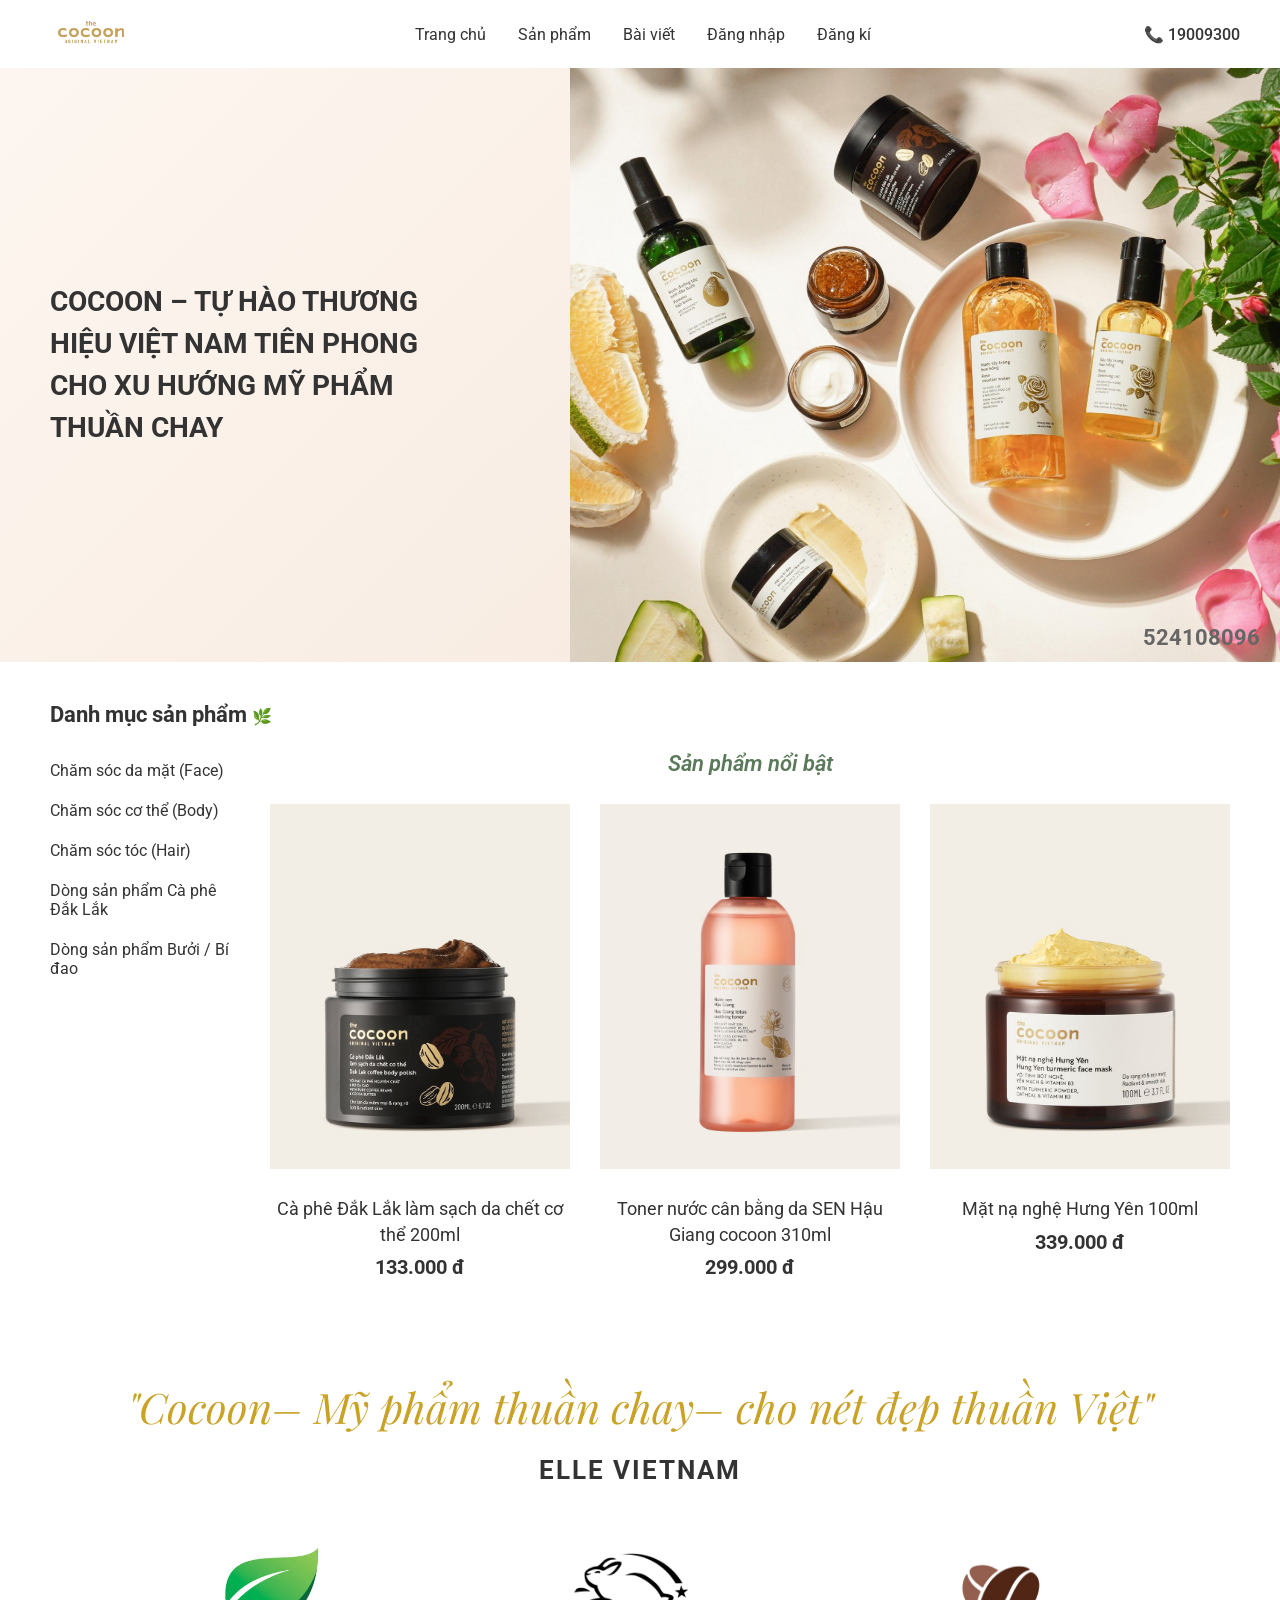
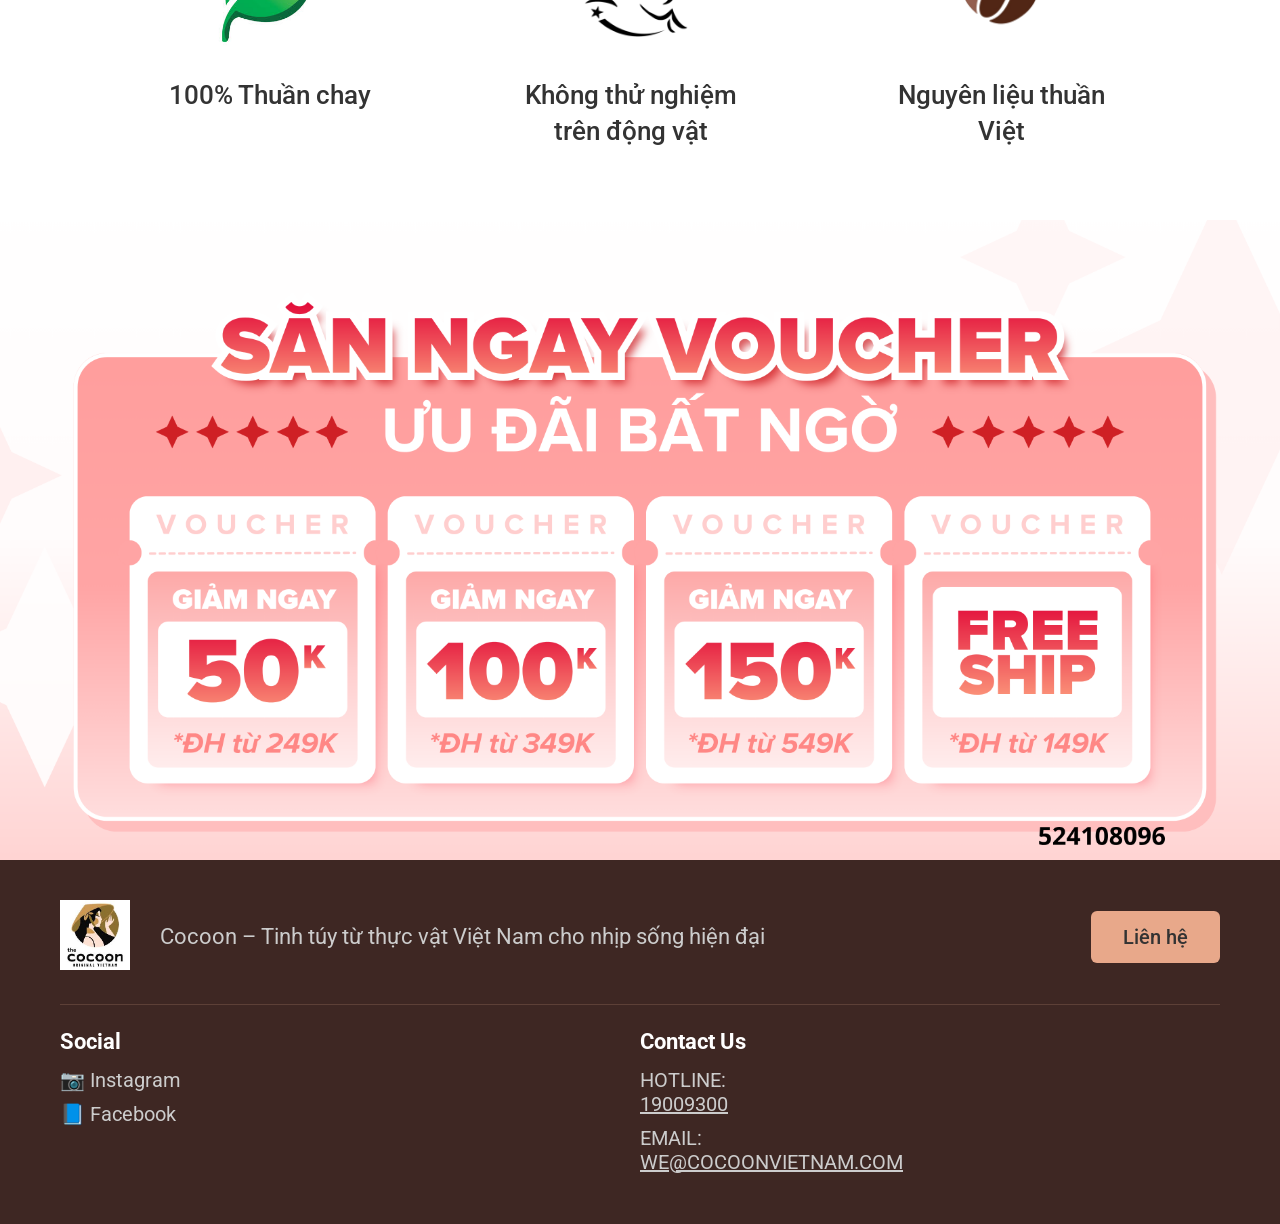
<file: source/index.html>
<!DOCTYPE html>
<html lang="vi">
<head>
  <meta charset="UTF-8">
  <!-- Thiết lập responsive cho mobile -->
  <meta name="viewport" content="width=device-width, initial-scale=1.0">
  <title>The Cocoon - Original Vietnam</title>
  <!-- CSS dùng chung cho tất cả các trang (header, footer, reset) -->
  <link rel="stylesheet" href="style.css">
  <!-- Font chữ: Playfair Display (tiêu đề) và Roboto (nội dung) -->
  <link href="https://fonts.googleapis.com/css2?family=Playfair+Display:ital,wght@0,400;0,700;1,400&family=Roboto:wght@400;500;700&display=swap" rel="stylesheet">
</head>
<body>

  <!-- ========== HEADER: Logo + Menu điều hướng + Hotline ========== -->
  <header class="header">
    <div class="logo">
      <img src="../media/coconutlogo1.png" alt="The Cocoon">
    </div>
    <!-- Thanh điều hướng chính, liên kết tới các trang -->
    <nav class="nav">
      <a href="index.html">Trang chủ</a>
      <a href="product.html">Sản phẩm</a>
      <a href="blog.html">Bài viết</a>
      <a href="login.html">Đăng nhập</a>
      <a href="register.html">Đăng kí</a>
    </nav>
    <div class="hotline">📞 19009300</div>
  </header>

  <!-- ========== HERO BANNER: Slogan + Ảnh sản phẩm tổng hợp ========== -->
  <section class="hero">
    <!-- Phần text slogan bên trái -->
    <div class="hero-text">
      <h1>COCOON – TỰ HÀO THƯƠNG HIỆU VIỆT NAM TIÊN PHONG CHO XU HƯỚNG MỸ PHẨM THUẦN CHAY</h1>
    </div>
    <!-- Ảnh sản phẩm bên phải, tràn ra mép -->
    <div class="hero-image">
      <img src="../media/sanphamsumary.png" alt="Cocoon products">
    </div>
    <!-- Mã số sinh viên góc phải dưới -->
    <span class="student-id">524108096</span>
  </section>

  <!-- ========== DANH MỤC SẢN PHẨM: Menu danh mục + 3 sản phẩm nổi bật ========== -->
  <section class="products">
    <h2>Danh mục sản phẩm <span class="leaf">🌿</span></h2>
    <div class="products-content">
      <!-- Danh mục bên trái -->
      <ul class="category-list">
        <li>Chăm sóc da mặt (Face)</li>
        <li>Chăm sóc cơ thể (Body)</li>
        <li>Chăm sóc tóc (Hair)</li>
        <li>Dòng sản phẩm Cà phê Đắk Lắk</li>
        <li>Dòng sản phẩm Bưởi / Bí đao</li>
      </ul>
      <!-- 3 sản phẩm nổi bật bên phải -->
      <div class="product-cards">
        <h3 class="product-cards-title">Sản phẩm nổi bật</h3>
        <div class="product-cards-list">
          <!-- Sản phẩm 1 -->
          <div class="product-card">
            <img src="../media/cafedaklak.png" alt="Cà phê Đắk Lắk">
            <p class="product-name">Cà phê Đắk Lắk làm sạch da chết cơ thể 200ml</p>
            <p class="product-price">133.000 đ</p>
          </div>
          <!-- Sản phẩm 2 -->
          <div class="product-card">
            <img src="../media/toner.png" alt="Toner nước cân bằng da">
            <p class="product-name">Toner nước cân bằng da SEN Hậu Giang cocoon 310ml</p>
            <p class="product-price">299.000 đ</p>
          </div>
          <!-- Sản phẩm 3 -->
          <div class="product-card">
            <img src="../media/matna.png" alt="Mặt nạ nghệ Hưng Yên">
            <p class="product-name">Mặt nạ nghệ Hưng Yên 100ml</p>
            <p class="product-price">339.000 đ</p>
          </div>
        </div>
      </div>
    </div>
  </section>

  <!-- ========== SLOGAN: Câu trích dẫn + 3 icon giá trị cốt lõi ========== -->
  <section class="slogan">
    <p class="quote">"Cocoon– Mỹ phẩm thuần chay– cho nét đẹp thuần Việt"</p>
    <p class="source">ELLE VIETNAM</p>
    <!-- 3 icon: Thuần chay, Không thử nghiệm động vật, Nguyên liệu Việt -->
    <div class="icons">
      <div class="icon-item">
        <img src="../media/coxanh.png" alt="Thuần chay" class="icon-img">
        <p>100% Thuần chay</p>
      </div>
      <div class="icon-item">
        <img src="../media/contho.png" alt="Không thử nghiệm trên động vật" class="icon-img">
        <p>Không thử nghiệm trên động vật</p>
      </div>
      <div class="icon-item">
        <img src="../media/cafe.png" alt="Nguyên liệu thuần Việt" class="icon-img">
        <p>Nguyên liệu thuần Việt</p>
      </div>
    </div>
  </section>

  <!-- ========== VOUCHER: Ảnh banner khuyến mãi ========== -->
  <section class="voucher">
    <img src="../media/voucherdesign.png" alt="Săn ngay voucher - Ưu đãi bất ngờ" class="voucher-img">
  </section>

  <!-- ========== FOOTER: Logo + Mô tả + Liên hệ + Mạng xã hội ========== -->
  <footer class="footer">
    <!-- Phần trên: logo, mô tả, nút liên hệ -->
    <div class="footer-top">
      <div class="footer-logo">
        <img src="../media/coconutlogo.png" alt="The Cocoon">
      </div>
      <p class="footer-desc">Cocoon – Tinh túy từ thực vật Việt Nam cho nhịp sống hiện đại</p>
      <a href="#" class="btn-contact">Liên hệ</a>
    </div>
    <!-- Phần dưới: 2 cột - Social + Contact Us -->
    <div class="footer-bottom">
      <div class="footer-col">
        <p class="social-title">Social</p>
        <a href="#">📷 Instagram</a>
        <a href="#">📘 Facebook</a>
      </div>
      <div class="footer-col">
        <p class="social-title">Contact Us</p>
        <p class="footer-contact">HOTLINE: <a href="tel:19009300">19009300</a></p>
        <p class="footer-contact">EMAIL: <a href="mailto:WE@COCOONVIETNAM.COM">WE@COCOONVIETNAM.COM</a></p>
      </div>
    </div>
  </footer>

</body>
</html>
</file>
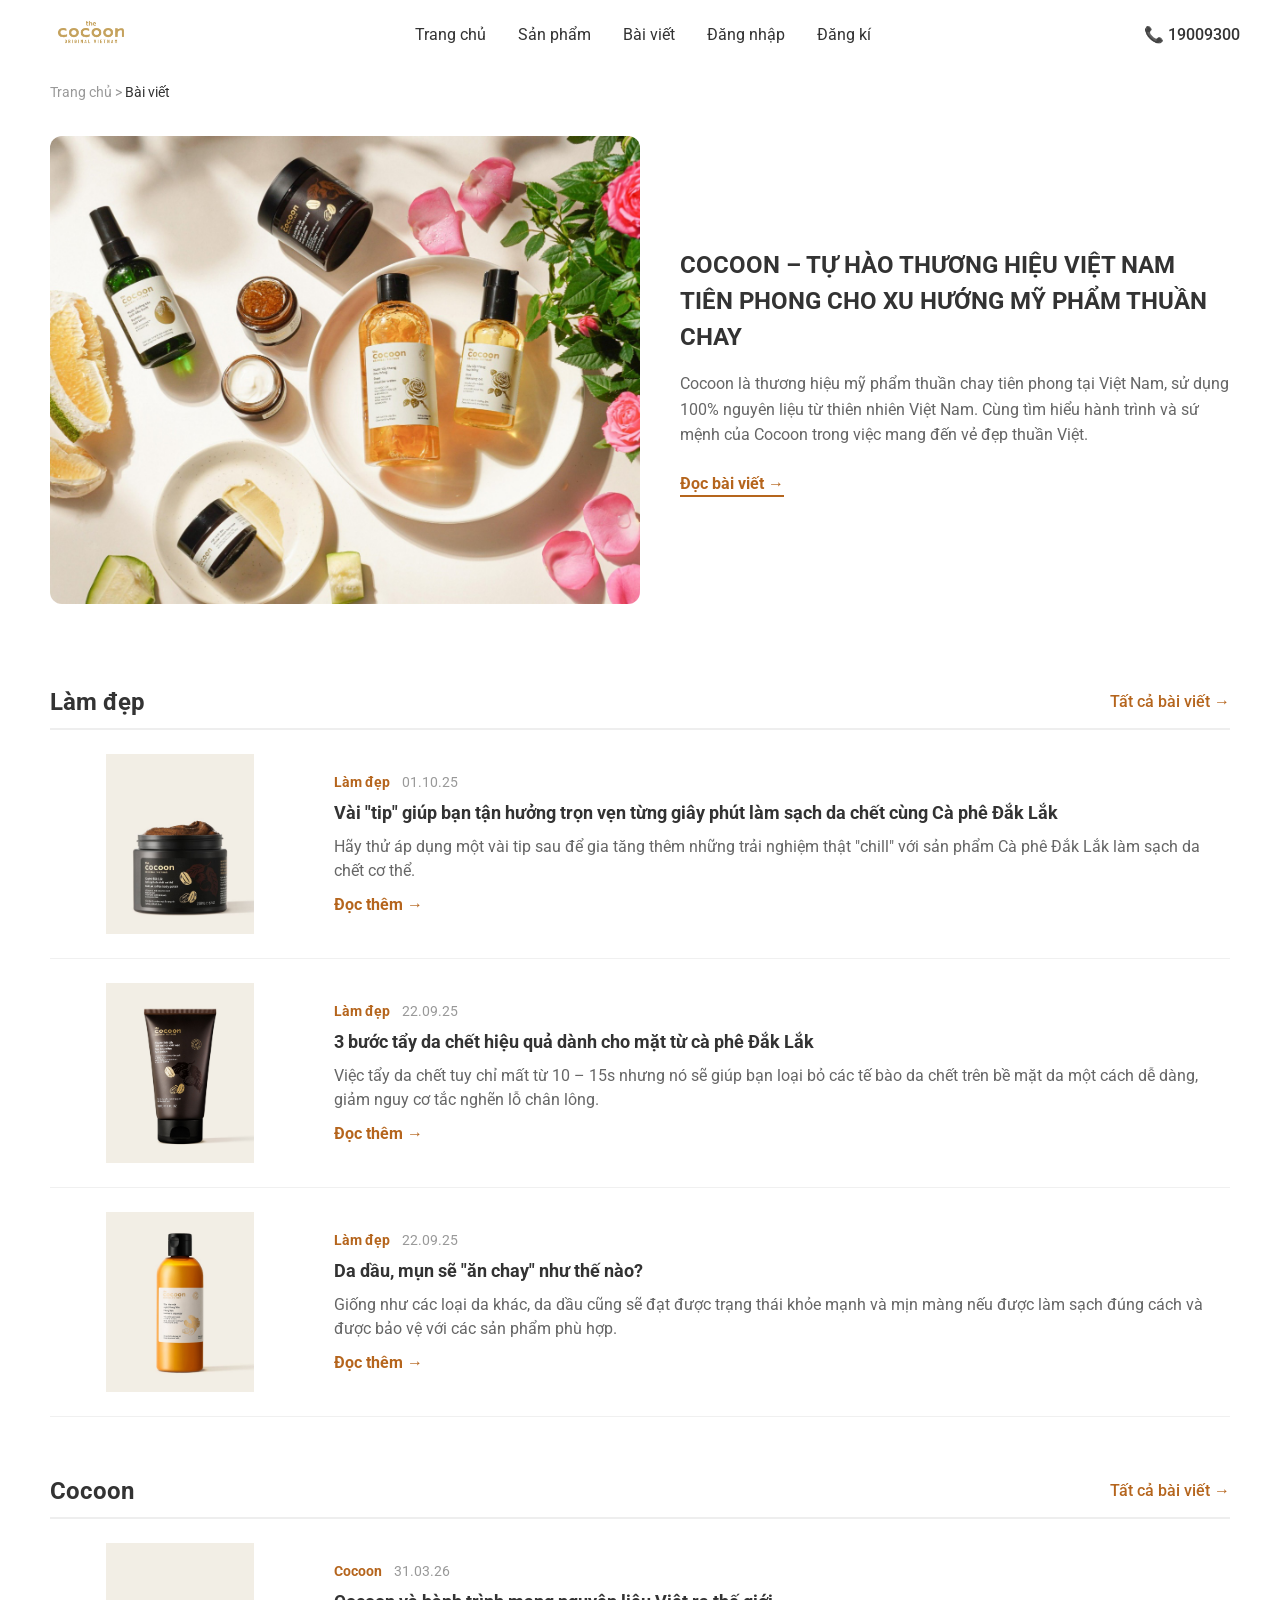
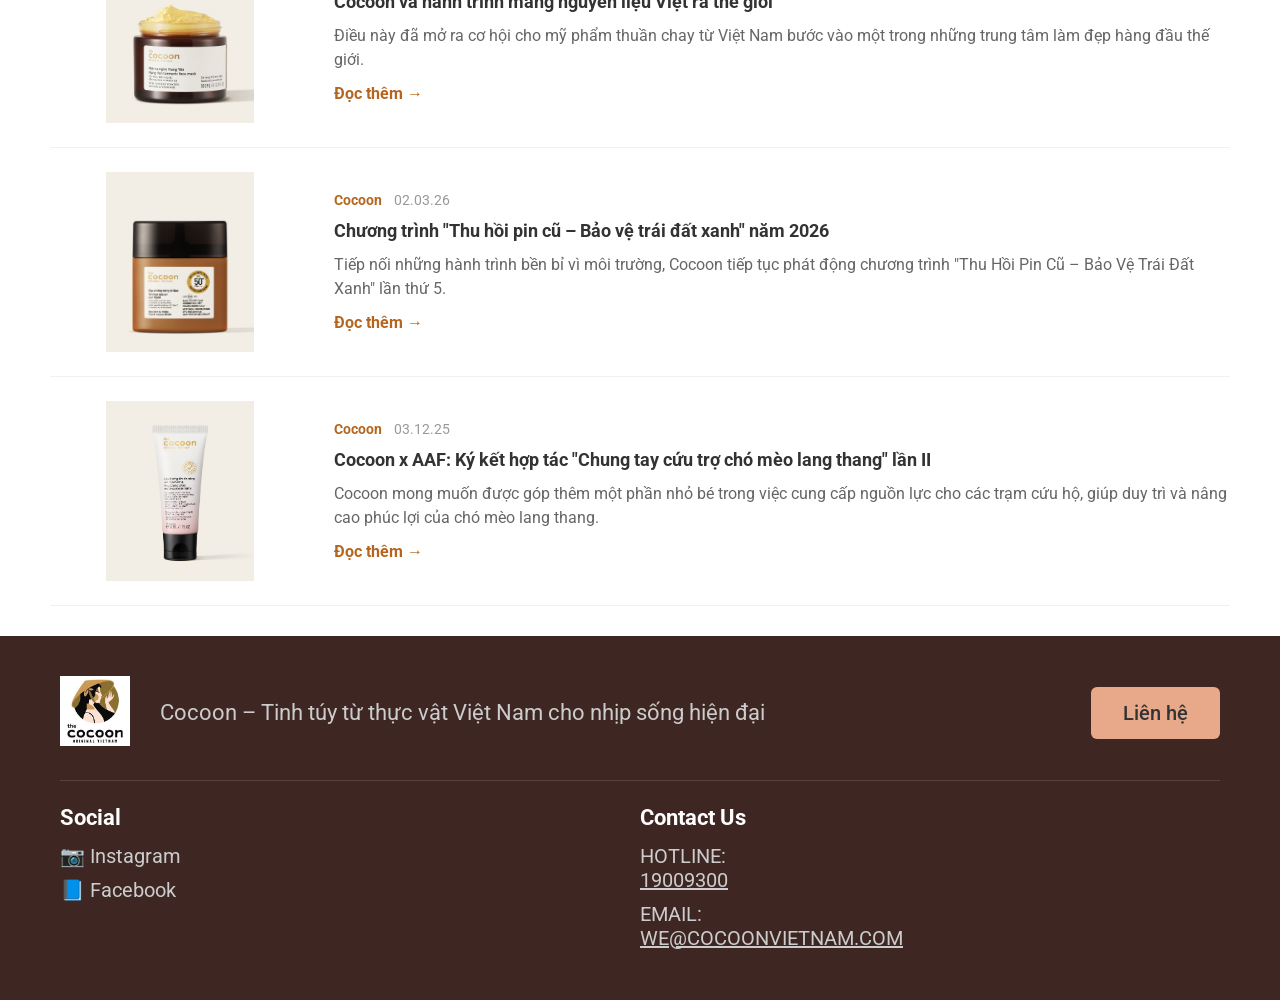
<file: source/blog.html>
<!DOCTYPE html>
<html lang="vi">
<head>
  <meta charset="UTF-8">
  <meta name="viewport" content="width=device-width, initial-scale=1.0">
  <title>Bài viết - The Cocoon</title>
  <!-- CSS chung (header, footer) + CSS riêng trang bài viết -->
  <link rel="stylesheet" href="style.css">
  <link rel="stylesheet" href="blog.css">
  <link href="https://fonts.googleapis.com/css2?family=Playfair+Display:ital,wght@0,400;0,700;1,400&family=Roboto:wght@400;500;700&display=swap" rel="stylesheet">
</head>
<body>

  <!-- ========== HEADER (giống trang chủ) ========== -->
  <header class="header">
    <div class="logo">
      <img src="../media/coconutlogo1.png" alt="The Cocoon">
    </div>
    <nav class="nav">
      <a href="index.html">Trang chủ</a>
      <a href="product.html">Sản phẩm</a>
      <a href="blog.html">Bài viết</a>
      <a href="login.html">Đăng nhập</a>
      <a href="register.html">Đăng kí</a>
    </nav>
    <div class="hotline">📞 19009300</div>
  </header>

  <!-- ========== BREADCRUMB: Đường dẫn điều hướng ========== -->
  <div class="breadcrumb">
    <a href="index.html">Trang chủ</a> &gt; <span>Bài viết</span>
  </div>

  <!-- ========== BÀI VIẾT NỔI BẬT: Ảnh lớn bên trái + Nội dung bên phải ========== -->
  <section class="featured-post">
    <div class="featured-img">
      <img src="../media/sanphamsumary.png" alt="Cocoon thuần chay">
    </div>
    <div class="featured-content">
      <h1>COCOON – TỰ HÀO THƯƠNG HIỆU VIỆT NAM TIÊN PHONG CHO XU HƯỚNG MỸ PHẨM THUẦN CHAY</h1>
      <p>Cocoon là thương hiệu mỹ phẩm thuần chay tiên phong tại Việt Nam, sử dụng 100% nguyên liệu từ thiên nhiên Việt Nam. Cùng tìm hiểu hành trình và sứ mệnh của Cocoon trong việc mang đến vẻ đẹp thuần Việt.</p>
      <a href="#" class="btn-read">Đọc bài viết →</a>
    </div>
  </section>

  <!-- ========== CHUYÊN MỤC: LÀM ĐẸP ========== -->
  <section class="blog-category">
    <!-- Tiêu đề chuyên mục + Link xem tất cả -->
    <div class="blog-category-header">
      <h2>Làm đẹp</h2>
      <a href="#" class="view-all">Tất cả bài viết →</a>
    </div>
    <!-- Danh sách bài viết dạng card ngang -->
    <div class="blog-list">

      <!-- Bài viết 1 -->
      <article class="blog-card">
        <img src="../media/cafedaklak.png" alt="Cà phê Đắk Lắk">
        <div class="blog-card-body">
          <div class="blog-meta">
            <span class="blog-tag">Làm đẹp</span>
            <span class="blog-date">01.10.25</span>
          </div>
          <h3>Vài "tip" giúp bạn tận hưởng trọn vẹn từng giây phút làm sạch da chết cùng Cà phê Đắk Lắk</h3>
          <p>Hãy thử áp dụng một vài tip sau để gia tăng thêm những trải nghiệm thật "chill" với sản phẩm Cà phê Đắk Lắk làm sạch da chết cơ thể.</p>
          <a href="#" class="read-more">Đọc thêm →</a>
        </div>
      </article>

      <!-- Bài viết 2 -->
      <article class="blog-card">
        <img src="../media/taydachetcafe.png" alt="Tẩy da chết cà phê">
        <div class="blog-card-body">
          <div class="blog-meta">
            <span class="blog-tag">Làm đẹp</span>
            <span class="blog-date">22.09.25</span>
          </div>
          <h3>3 bước tẩy da chết hiệu quả dành cho mặt từ cà phê Đắk Lắk</h3>
          <p>Việc tẩy da chết tuy chỉ mất từ 10 – 15s nhưng nó sẽ giúp bạn loại bỏ các tế bào da chết trên bề mặt da một cách dễ dàng, giảm nguy cơ tắc nghẽn lỗ chân lông.</p>
          <a href="#" class="read-more">Đọc thêm →</a>
        </div>
      </article>

      <!-- Bài viết 3 -->
      <article class="blog-card">
        <img src="../media/srmnghe.png" alt="Sữa rửa mặt nghệ">
        <div class="blog-card-body">
          <div class="blog-meta">
            <span class="blog-tag">Làm đẹp</span>
            <span class="blog-date">22.09.25</span>
          </div>
          <h3>Da dầu, mụn sẽ "ăn chay" như thế nào?</h3>
          <p>Giống như các loại da khác, da dầu cũng sẽ đạt được trạng thái khỏe mạnh và mịn màng nếu được làm sạch đúng cách và được bảo vệ với các sản phẩm phù hợp.</p>
          <a href="#" class="read-more">Đọc thêm →</a>
        </div>
      </article>

    </div>
  </section>

  <!-- ========== CHUYÊN MỤC: COCOON (tin tức thương hiệu) ========== -->
  <section class="blog-category">
    <div class="blog-category-header">
      <h2>Cocoon</h2>
      <a href="#" class="view-all">Tất cả bài viết →</a>
    </div>
    <div class="blog-list">

      <!-- Bài viết 1 -->
      <article class="blog-card">
        <img src="../media/matna.png" alt="Mặt nạ nghệ Hưng Yên">
        <div class="blog-card-body">
          <div class="blog-meta">
            <span class="blog-tag">Cocoon</span>
            <span class="blog-date">31.03.26</span>
          </div>
          <h3>Cocoon và hành trình mang nguyên liệu Việt ra thế giới</h3>
          <p>Điều này đã mở ra cơ hội cho mỹ phẩm thuần chay từ Việt Nam bước vào một trong những trung tâm làm đẹp hàng đầu thế giới.</p>
          <a href="#" class="read-more">Đọc thêm →</a>
        </div>
      </article>

      <!-- Bài viết 2 -->
      <article class="blog-card">
        <img src="../media/suachongnang.png" alt="Sữa chống nắng bí đao">
        <div class="blog-card-body">
          <div class="blog-meta">
            <span class="blog-tag">Cocoon</span>
            <span class="blog-date">02.03.26</span>
          </div>
          <h3>Chương trình "Thu hồi pin cũ – Bảo vệ trái đất xanh" năm 2026</h3>
          <p>Tiếp nối những hành trình bền bỉ vì môi trường, Cocoon tiếp tục phát động chương trình "Thu Hồi Pin Cũ – Bảo Vệ Trái Đất Xanh" lần thứ 5.</p>
          <a href="#" class="read-more">Đọc thêm →</a>
        </div>
      </article>

      <!-- Bài viết 3 -->
      <article class="blog-card">
        <img src="../media/sapduongam.png" alt="Sáp dưỡng ẩm">
        <div class="blog-card-body">
          <div class="blog-meta">
            <span class="blog-tag">Cocoon</span>
            <span class="blog-date">03.12.25</span>
          </div>
          <h3>Cocoon x AAF: Ký kết hợp tác "Chung tay cứu trợ chó mèo lang thang" lần II</h3>
          <p>Cocoon mong muốn được góp thêm một phần nhỏ bé trong việc cung cấp nguồn lực cho các trạm cứu hộ, giúp duy trì và nâng cao phúc lợi của chó mèo lang thang.</p>
          <a href="#" class="read-more">Đọc thêm →</a>
        </div>
      </article>

    </div>
  </section>

  <!-- ========== FOOTER (giống trang chủ) ========== -->
  <footer class="footer">
    <div class="footer-top">
      <div class="footer-logo">
        <img src="../media/coconutlogo.png" alt="The Cocoon">
      </div>
      <p class="footer-desc">Cocoon – Tinh túy từ thực vật Việt Nam cho nhịp sống hiện đại</p>
      <a href="#" class="btn-contact">Liên hệ</a>
    </div>
    <div class="footer-bottom">
      <div class="footer-col">
        <p class="social-title">Social</p>
        <a href="#">📷 Instagram</a>
        <a href="#">📘 Facebook</a>
      </div>
      <div class="footer-col">
        <p class="social-title">Contact Us</p>
        <p class="footer-contact">HOTLINE: <a href="tel:19009300">19009300</a></p>
        <p class="footer-contact">EMAIL: <a href="mailto:WE@COCOONVIETNAM.COM">WE@COCOONVIETNAM.COM</a></p>
      </div>
    </div>
  </footer>

</body>
</html>
</file>
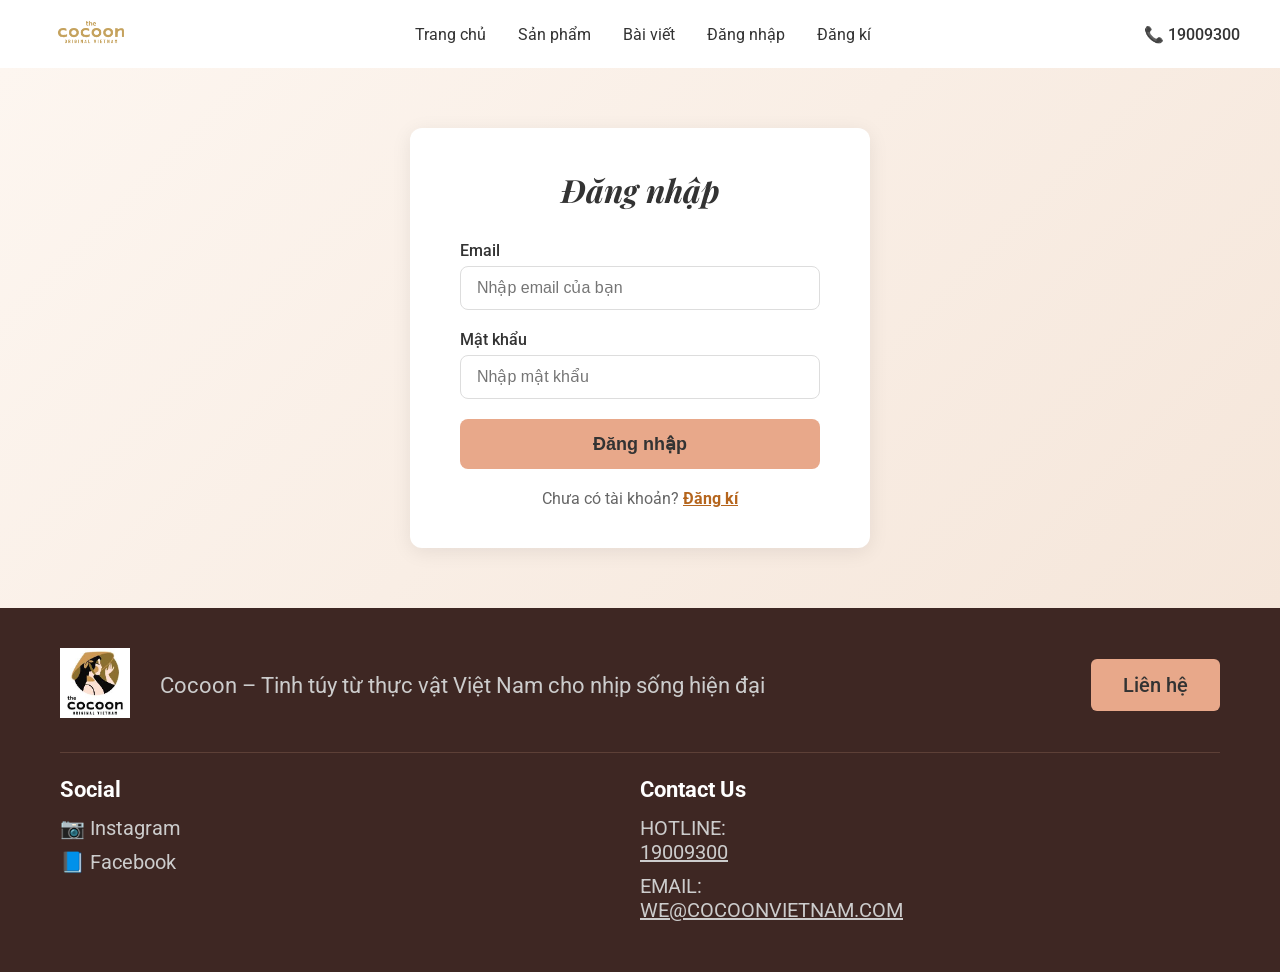
<file: source/login.html>
<!DOCTYPE html>
<html lang="vi">
<head>
  <meta charset="UTF-8">
  <meta name="viewport" content="width=device-width, initial-scale=1.0">
  <title>Đăng nhập - The Cocoon</title>
  <!-- CSS chung (header, footer) + CSS riêng cho đăng nhập/đăng kí -->
  <link rel="stylesheet" href="style.css">
  <link rel="stylesheet" href="auth.css">
  <link href="https://fonts.googleapis.com/css2?family=Playfair+Display:ital,wght@0,400;0,700;1,400&family=Roboto:wght@400;500;700&display=swap" rel="stylesheet">
</head>
<body>

  <!-- ========== HEADER (giống trang chủ) ========== -->
  <header class="header">
    <div class="logo">
      <img src="../media/coconutlogo1.png" alt="The Cocoon">
    </div>
    <nav class="nav">
      <a href="index.html">Trang chủ</a>
      <a href="product.html">Sản phẩm</a>
      <a href="blog.html">Bài viết</a>
      <a href="login.html">Đăng nhập</a>
      <a href="register.html">Đăng kí</a>
    </nav>
    <div class="hotline">📞 19009300</div>
  </header>

  <!-- ========== FORM ĐĂNG NHẬP ========== -->
  <section class="auth-section">
    <div class="auth-form">
      <h1 class="auth-title">Đăng nhập</h1>
      <form>
        <!-- Ô nhập email -->
        <label for="email">Email</label>
        <input type="email" id="email" placeholder="Nhập email của bạn" required>
        <!-- Ô nhập mật khẩu -->
        <label for="password">Mật khẩu</label>
        <input type="password" id="password" placeholder="Nhập mật khẩu" required>
        <!-- Nút đăng nhập -->
        <button type="submit" class="auth-btn">Đăng nhập</button>
      </form>
      <!-- Link chuyển sang trang đăng kí -->
      <p class="auth-link">Chưa có tài khoản? <a href="register.html">Đăng kí</a></p>
    </div>
  </section>

  <!-- ========== FOOTER (giống trang chủ) ========== -->
  <footer class="footer">
    <div class="footer-top">
      <div class="footer-logo">
        <img src="../media/coconutlogo.png" alt="The Cocoon">
      </div>
      <p class="footer-desc">Cocoon – Tinh túy từ thực vật Việt Nam cho nhịp sống hiện đại</p>
      <a href="#" class="btn-contact">Liên hệ</a>
    </div>
    <div class="footer-bottom">
      <div class="footer-col">
        <p class="social-title">Social</p>
        <a href="#">📷 Instagram</a>
        <a href="#">📘 Facebook</a>
      </div>
      <div class="footer-col">
        <p class="social-title">Contact Us</p>
        <p class="footer-contact">HOTLINE: <a href="tel:19009300">19009300</a></p>
        <p class="footer-contact">EMAIL: <a href="mailto:WE@COCOONVIETNAM.COM">WE@COCOONVIETNAM.COM</a></p>
      </div>
    </div>
  </footer>

</body>
</html>
</file>
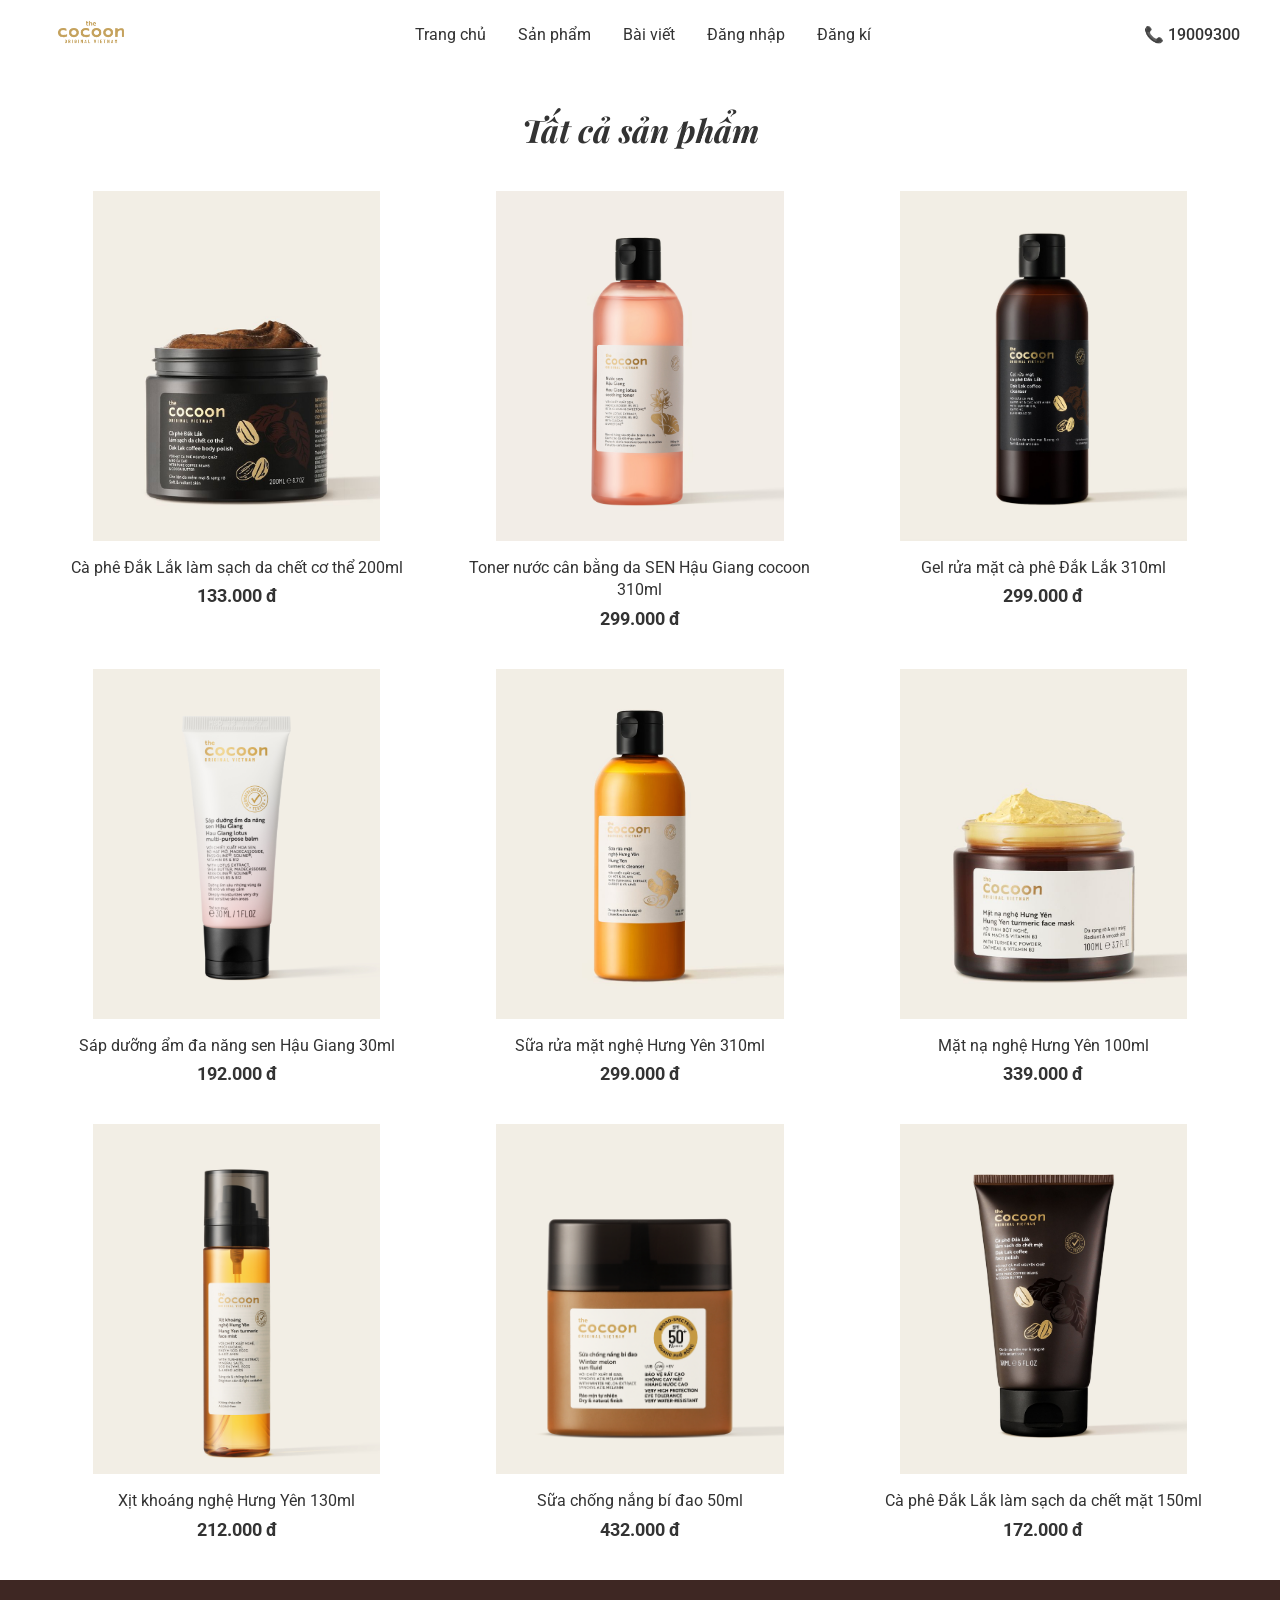
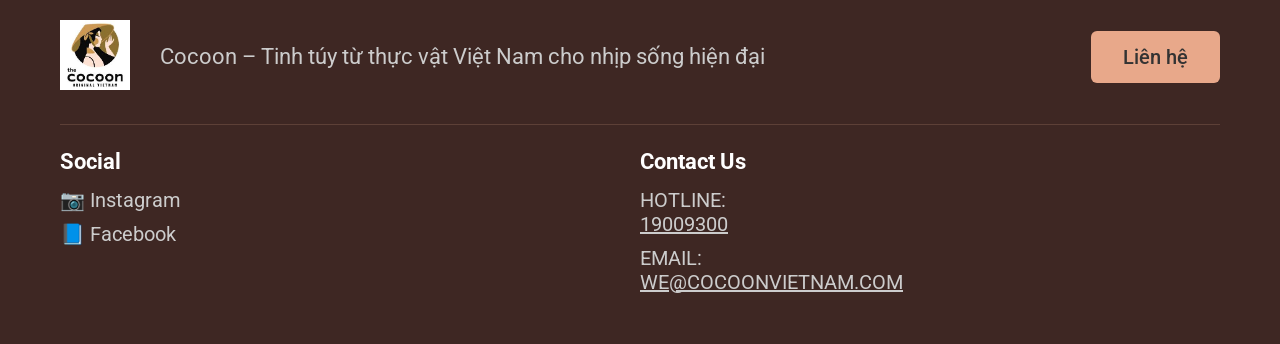
<file: source/product.html>
<!DOCTYPE html>
<html lang="vi">
<head>
  <meta charset="UTF-8">
  <meta name="viewport" content="width=device-width, initial-scale=1.0">
  <title>Sản phẩm - The Cocoon</title>
  <!-- CSS chung (header, footer) + CSS riêng trang sản phẩm -->
  <link rel="stylesheet" href="style.css">
  <link rel="stylesheet" href="product.css">
  <link href="https://fonts.googleapis.com/css2?family=Playfair+Display:ital,wght@0,400;0,700;1,400&family=Roboto:wght@400;500;700&display=swap" rel="stylesheet">
</head>
<body>

  <!-- ========== HEADER (giống trang chủ) ========== -->
  <header class="header">
    <div class="logo">
      <img src="../media/coconutlogo1.png" alt="The Cocoon">
    </div>
    <nav class="nav">
      <a href="index.html">Trang chủ</a>
      <a href="product.html">Sản phẩm</a>
      <a href="blog.html">Bài viết</a>
      <a href="login.html">Đăng nhập</a>
      <a href="register.html">Đăng kí</a>
    </nav>
    <div class="hotline">📞 19009300</div>
  </header>

  <!-- ========== TRANG SẢN PHẨM: Grid 3 cột x 3 hàng = 9 sản phẩm ========== -->
  <section class="all-products">
    <h1 class="all-products-title">Tất cả sản phẩm</h1>
    <div class="all-products-grid">

      <!-- Hàng 1: 3 sản phẩm -->
      <div class="all-product-item">
        <img src="../media/cafedaklak.png" alt="Cà phê Đắk Lắk">
        <p class="all-product-name">Cà phê Đắk Lắk làm sạch da chết cơ thể 200ml</p>
        <p class="all-product-price">133.000 đ</p>
      </div>

      <div class="all-product-item">
        <img src="../media/toner.png" alt="Toner nước cân bằng da">
        <p class="all-product-name">Toner nước cân bằng da SEN Hậu Giang cocoon 310ml</p>
        <p class="all-product-price">299.000 đ</p>
      </div>

      <div class="all-product-item">
        <img src="../media/gelruamatcafe.png" alt="Gel rửa mặt cà phê Đắk Lắk">
        <p class="all-product-name">Gel rửa mặt cà phê Đắk Lắk 310ml</p>
        <p class="all-product-price">299.000 đ</p>
      </div>

      <!-- Hàng 2: 3 sản phẩm -->
      <div class="all-product-item">
        <img src="../media/sapduongam.png" alt="Sáp dưỡng ẩm đa năng">
        <p class="all-product-name">Sáp dưỡng ẩm đa năng sen Hậu Giang 30ml</p>
        <p class="all-product-price">192.000 đ</p>
      </div>

      <div class="all-product-item">
        <img src="../media/srmnghe.png" alt="Sữa rửa mặt nghệ Hưng Yên">
        <p class="all-product-name">Sữa rửa mặt nghệ Hưng Yên 310ml</p>
        <p class="all-product-price">299.000 đ</p>
      </div>

      <div class="all-product-item">
        <img src="../media/matna.png" alt="Mặt nạ nghệ Hưng Yên">
        <p class="all-product-name">Mặt nạ nghệ Hưng Yên 100ml</p>
        <p class="all-product-price">339.000 đ</p>
      </div>

      <!-- Hàng 3: 3 sản phẩm -->
      <div class="all-product-item">
        <img src="../media/xitkhoangnghe.png" alt="Xịt khoáng nghệ Hưng Yên">
        <p class="all-product-name">Xịt khoáng nghệ Hưng Yên 130ml</p>
        <p class="all-product-price">212.000 đ</p>
      </div>

      <div class="all-product-item">
        <img src="../media/suachongnang.png" alt="Sữa chống nắng bí đao">
        <p class="all-product-name">Sữa chống nắng bí đao 50ml</p>
        <p class="all-product-price">432.000 đ</p>
      </div>

      <div class="all-product-item">
        <img src="../media/taydachetcafe.png" alt="Cà phê Đắk Lắk làm sạch da chết mặt">
        <p class="all-product-name">Cà phê Đắk Lắk làm sạch da chết mặt 150ml</p>
        <p class="all-product-price">172.000 đ</p>
      </div>

    </div>
  </section>

  <!-- ========== FOOTER (giống trang chủ) ========== -->
  <footer class="footer">
    <div class="footer-top">
      <div class="footer-logo">
        <img src="../media/coconutlogo.png" alt="The Cocoon">
      </div>
      <p class="footer-desc">Cocoon – Tinh túy từ thực vật Việt Nam cho nhịp sống hiện đại</p>
      <a href="#" class="btn-contact">Liên hệ</a>
    </div>
    <div class="footer-bottom">
      <div class="footer-col">
        <p class="social-title">Social</p>
        <a href="#">📷 Instagram</a>
        <a href="#">📘 Facebook</a>
      </div>
      <div class="footer-col">
        <p class="social-title">Contact Us</p>
        <p class="footer-contact">HOTLINE: <a href="tel:19009300">19009300</a></p>
        <p class="footer-contact">EMAIL: <a href="mailto:WE@COCOONVIETNAM.COM">WE@COCOONVIETNAM.COM</a></p>
      </div>
    </div>
  </footer>

</body>
</html>
</file>
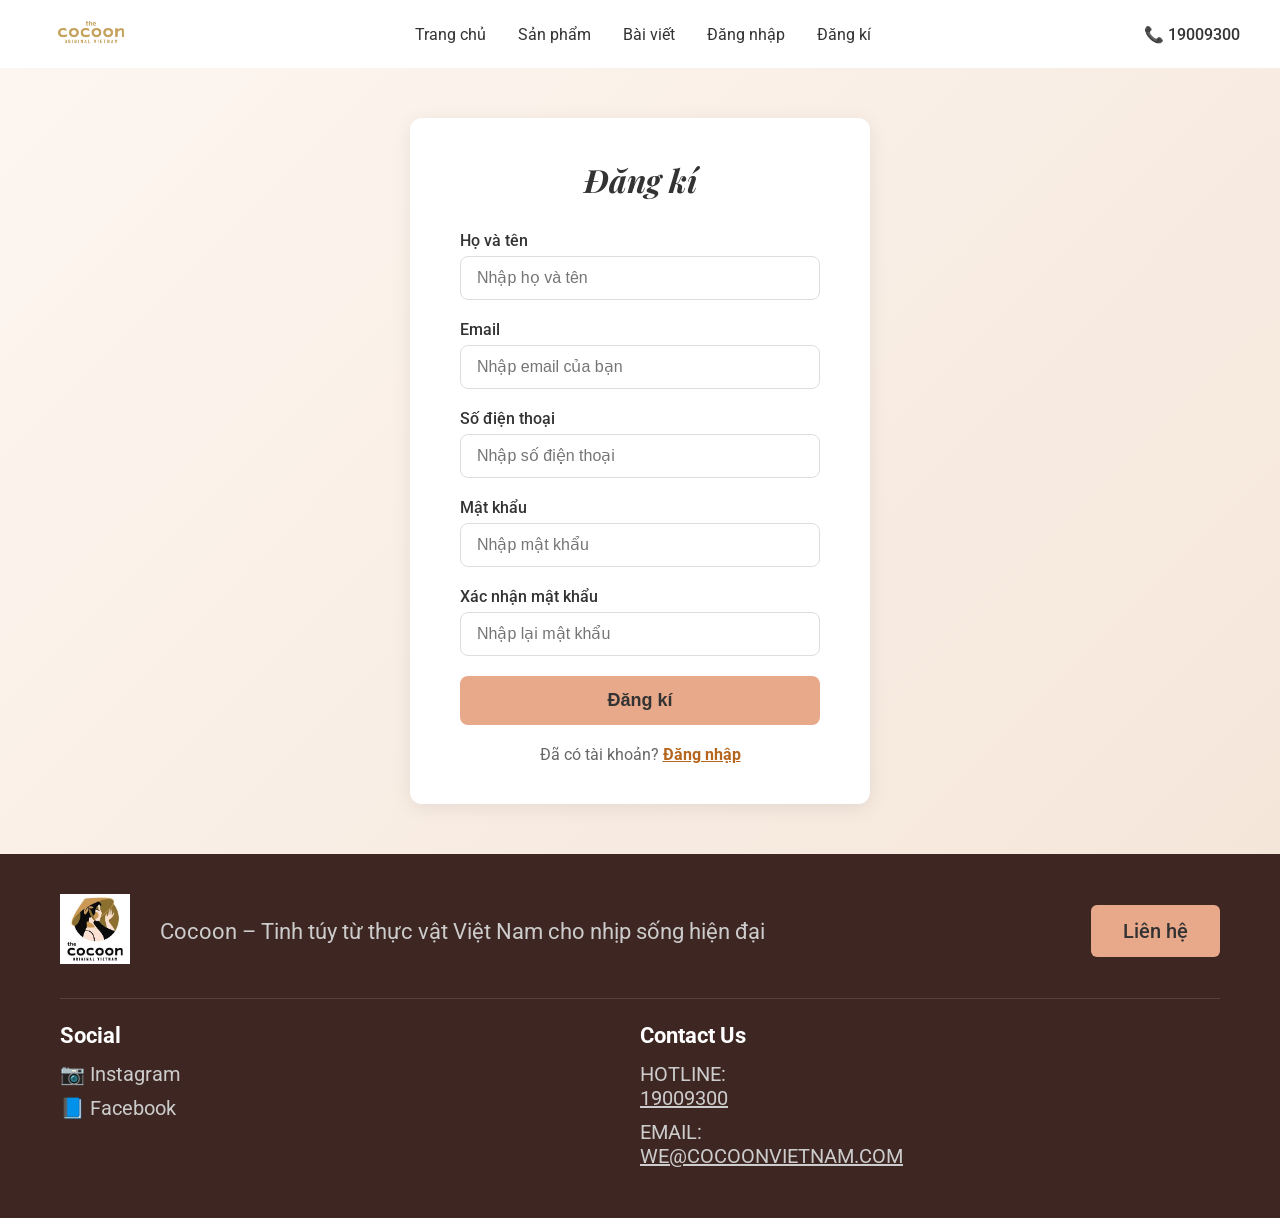
<file: source/register.html>
<!DOCTYPE html>
<html lang="vi">
<head>
  <meta charset="UTF-8">
  <meta name="viewport" content="width=device-width, initial-scale=1.0">
  <title>Đăng kí - The Cocoon</title>
  <!-- CSS chung (header, footer) + CSS riêng cho đăng nhập/đăng kí -->
  <link rel="stylesheet" href="style.css">
  <link rel="stylesheet" href="auth.css">
  <link href="https://fonts.googleapis.com/css2?family=Playfair+Display:ital,wght@0,400;0,700;1,400&family=Roboto:wght@400;500;700&display=swap" rel="stylesheet">
</head>
<body>

  <!-- ========== HEADER (giống trang chủ) ========== -->
  <header class="header">
    <div class="logo">
      <img src="../media/coconutlogo1.png" alt="The Cocoon">
    </div>
    <nav class="nav">
      <a href="index.html">Trang chủ</a>
      <a href="product.html">Sản phẩm</a>
      <a href="blog.html">Bài viết</a>
      <a href="login.html">Đăng nhập</a>
      <a href="register.html">Đăng kí</a>
    </nav>
    <div class="hotline">📞 19009300</div>
  </header>

  <!-- ========== FORM ĐĂNG KÍ ========== -->
  <section class="auth-section">
    <div class="auth-form">
      <h1 class="auth-title">Đăng kí</h1>
      <form>
        <!-- Ô nhập họ tên -->
        <label for="fullname">Họ và tên</label>
        <input type="text" id="fullname" placeholder="Nhập họ và tên" required>
        <!-- Ô nhập email -->
        <label for="email">Email</label>
        <input type="email" id="email" placeholder="Nhập email của bạn" required>
        <!-- Ô nhập số điện thoại -->
        <label for="phone">Số điện thoại</label>
        <input type="tel" id="phone" placeholder="Nhập số điện thoại" required>
        <!-- Ô nhập mật khẩu -->
        <label for="password">Mật khẩu</label>
        <input type="password" id="password" placeholder="Nhập mật khẩu" required>
        <!-- Ô xác nhận mật khẩu -->
        <label for="confirm-password">Xác nhận mật khẩu</label>
        <input type="password" id="confirm-password" placeholder="Nhập lại mật khẩu" required>
        <!-- Nút đăng kí -->
        <button type="submit" class="auth-btn">Đăng kí</button>
      </form>
      <!-- Link chuyển sang trang đăng nhập -->
      <p class="auth-link">Đã có tài khoản? <a href="login.html">Đăng nhập</a></p>
    </div>
  </section>

  <!-- ========== FOOTER (giống trang chủ) ========== -->
  <footer class="footer">
    <div class="footer-top">
      <div class="footer-logo">
        <img src="../media/coconutlogo.png" alt="The Cocoon">
      </div>
      <p class="footer-desc">Cocoon – Tinh túy từ thực vật Việt Nam cho nhịp sống hiện đại</p>
      <a href="#" class="btn-contact">Liên hệ</a>
    </div>
    <div class="footer-bottom">
      <div class="footer-col">
        <p class="social-title">Social</p>
        <a href="#">📷 Instagram</a>
        <a href="#">📘 Facebook</a>
      </div>
      <div class="footer-col">
        <p class="social-title">Contact Us</p>
        <p class="footer-contact">HOTLINE: <a href="tel:19009300">19009300</a></p>
        <p class="footer-contact">EMAIL: <a href="mailto:WE@COCOONVIETNAM.COM">WE@COCOONVIETNAM.COM</a></p>
      </div>
    </div>
  </footer>

</body>
</html>
</file>
<file: source/style.css>
/* ===== RESET: Xóa margin/padding mặc định của trình duyệt ===== */
* {
  margin: 0;
  padding: 0;
  box-sizing: border-box;
}

/* ===== BODY: Font chữ và màu nền chung cho toàn trang ===== */
body {
  font-family: 'Roboto', 'Segoe UI', Arial, sans-serif;
  color: #333;
  background: #fff;
  font-size: 18px;
}

/* Bỏ gạch chân cho tất cả link */
a {
  text-decoration: none;
  color: inherit;
}

/* ===== HEADER: Thanh điều hướng trên cùng ===== */
.header {
  display: flex;              /* Dàn ngang: logo | nav | hotline */
  align-items: center;
  justify-content: space-between;
  padding: 12px 40px;
  background: #fff;
}

/* Logo nhỏ trên header */
.logo img {
  height: 40px;
}

/* Menu điều hướng */
.nav {
  display: flex;
  gap: 32px;                  /* Khoảng cách giữa các link */
}

.nav a {
  font-size: 16px;
  color: #333;
}

/* Đổi màu khi hover vào link */
.nav a:hover {
  color: #b5651d;
}

/* Số hotline bên phải */
.hotline {
  font-size: 16px;
  font-weight: 500;
}

/* ===== HERO: Banner chính trang chủ ===== */
.hero {
  display: flex;              /* Dàn ngang: text trái | ảnh phải */
  align-items: center;
  background: linear-gradient(135deg, #fdf6f0 0%, #f5e6da 100%); /* Nền gradient ấm */
  min-height: 400px;
  position: relative;         /* Để định vị student-id */
  overflow: hidden;           /* Cắt phần ảnh tràn ra ngoài */
}

/* Phần text slogan bên trái, chiếm 40% */
.hero-text {
  flex: 0 0 40%;
  padding: 40px 50px;
}

.hero-text h1 {
  font-size: 28px;
  font-weight: 700;
  line-height: 1.5;
  color: #333;
}

/* Phần ảnh bên phải, đẩy sát mép phải */
.hero-image {
  flex: 1;
  display: flex;
  justify-content: flex-end;
  overflow: hidden;
}

/* Ảnh sản phẩm lớn, tràn ra mép phải */
.hero-image img {
  width: 750px;
  height: auto;
  object-fit: contain;
  margin-right: -40px;        /* Đẩy ảnh ra ngoài mép */
}

/* Mã số sinh viên góc phải dưới banner */
.student-id {
  position: absolute;
  bottom: 12px;
  right: 20px;
  font-size: 22px;
  font-weight: 700;
  color: #666;
}

/* ===== PRODUCTS: Danh mục + Sản phẩm nổi bật ===== */
.products {
  padding: 40px 50px;
}

/* Tiêu đề "Danh mục sản phẩm" */
.products h2 {
  font-size: 22px;
  font-weight: 700;
  margin-bottom: 24px;
  color: #333;
}

.products h2 .leaf {
  font-size: 16px;
}

/* Layout 2 cột: danh mục trái + sản phẩm phải */
.products-content {
  display: flex;
  gap: 40px;
}

/* Danh mục bên trái, chiều rộng cố định */
.category-list {
  flex: 0 0 180px;
  list-style: none;
}

.category-list li {
  padding: 10px 0;
  font-size: 16px;
  color: #333;
  cursor: pointer;
  border-bottom: 1px solid transparent;
}

.category-list li:hover {
  color: #b5651d;
}

/* Phần sản phẩm nổi bật bên phải */
.product-cards {
  flex: 1;
}

/* Tiêu đề "Sản phẩm nổi bật" */
.product-cards-title {
  font-size: 22px;
  font-weight: 600;
  font-style: italic;
  margin-bottom: 20px;
  text-align: center;
  color: #5a7a5a;
}

/* 3 card sản phẩm dàn ngang */
.product-cards-list {
  display: flex;
  gap: 30px;
}

/* Mỗi card sản phẩm chiếm đều nhau */
.product-card {
  flex: 1;
  text-align: center;
}

/* Ảnh sản phẩm */
.product-card img {
  width: 100%;
  height: 380px;
  object-fit: contain;        /* Hiển thị trọn ảnh, không bị cắt */
}

/* Tên sản phẩm */
.product-name {
  font-size: 18px;
  margin-top: 16px;
  line-height: 1.4;
  color: #333;
}

/* Giá sản phẩm (in đậm) */
.product-price {
  font-weight: 700;
  font-size: 20px;
  margin-top: 8px;
  color: #333;
}

/* ===== SLOGAN: Câu trích dẫn + Icon giá trị ===== */
.slogan {
  text-align: center;
  padding: 60px 20px 70px;
  background: #fff;
}

/* Câu trích dẫn italic, font Playfair Display */
.quote {
  font-family: 'Playfair Display', Georgia, serif;
  font-size: 42px;
  font-style: italic;
  color: #c9a227;            /* Màu vàng gold */
  margin-bottom: 20px;
}

/* Nguồn trích dẫn */
.source {
  font-size: 26px;
  font-weight: 700;
  color: #333;
  letter-spacing: 2px;
  margin-bottom: 50px;
}

/* 3 icon giá trị dàn ngang */
.icons {
  display: flex;
  justify-content: center;
  align-items: flex-start;
  gap: 150px;
}

/* Mỗi icon + text mô tả */
.icon-item {
  text-align: center;
  max-width: 220px;
}

.icon-item p {
  font-size: 26px;
  font-weight: 500;
  margin-top: 18px;
  color: #333;
  line-height: 1.4;
}

/* Ảnh icon */
.icon-img {
  width: 120px;
  height: 120px;
  object-fit: contain;
}

/* ===== VOUCHER: Ảnh banner khuyến mãi full width ===== */
.voucher {
  text-align: center;
}

.voucher-img {
  width: 100%;
  display: block;
}

/* Mã số sinh viên dưới voucher */
.student-id-bottom {
  text-align: right;
  padding: 8px 20px;
  font-size: 16px;
  font-weight: 700;
  color: #333;
}

/* ===== FOOTER: Phần cuối trang ===== */
.footer {
  background: #3e2723;       /* Nền nâu đậm */
  color: #fff;
  padding: 40px 60px;
}

/* Phần trên footer: logo + mô tả + nút liên hệ */
.footer-top {
  display: flex;
  align-items: center;
  gap: 30px;
  margin-bottom: 30px;
}

/* Logo lớn ở footer */
.footer-logo img {
  height: 70px;
}

/* Mô tả thương hiệu */
.footer-desc {
  flex: 1;
  font-size: 22px;
  color: #ccc;
}

/* Nút "Liên hệ" */
.btn-contact {
  background: #e8a88a;       /* Màu cam nhạt */
  color: #333;
  padding: 14px 32px;
  border-radius: 6px;
  font-size: 20px;
  font-weight: 500;
}

.btn-contact:hover {
  background: #d4967a;
}

/* Phần dưới footer: 2 cột Social + Contact */
.footer-bottom {
  border-top: 1px solid #5d4037;
  padding-top: 24px;
  display: flex;
  justify-content: space-between;
}

.footer-col {
  flex: 1;
}

/* Thông tin liên hệ */
.footer-contact {
  font-size: 20px;
  color: #ccc;
  margin-bottom: 10px;
}

.footer-contact a {
  color: #ccc;
  text-decoration: underline;
}

.footer-contact a:hover {
  color: #fff;
}

/* Tiêu đề cột (Social, Contact Us) */
.social-title {
  font-weight: 700;
  margin-bottom: 14px;
  font-size: 22px;
}

/* Link mạng xã hội */
.footer-bottom a {
  display: block;
  font-size: 20px;
  color: #ccc;
  margin-bottom: 10px;
}

.footer-bottom a:hover {
  color: #fff;
}

/* ===== RESPONSIVE: Tương thích màn hình nhỏ ===== */

/* Tablet: <= 992px */
@media (max-width: 992px) {
  .hero {
    flex-direction: column;   /* Chuyển hero thành dọc */
    text-align: center;
  }
  
  .hero-text {
    flex: none;
    padding: 30px 20px;
  }
  
  .hero-image img {
    width: 100%;
    max-width: 450px;
  }
  
  .products-content {
    flex-direction: column;   /* Danh mục + sản phẩm xếp dọc */
  }
  
  .category-list {
    flex: none;
    display: flex;
    flex-wrap: wrap;
    gap: 10px;
  }
  
  .category-list li {
    background: #f5f5f5;
    padding: 8px 16px;
    border-radius: 20px;
  }
  
  .product-cards {
    justify-content: center;
  }
}

/* Mobile: <= 768px */
@media (max-width: 768px) {
  .header {
    flex-wrap: wrap;
    gap: 12px;
    padding: 12px 20px;
  }
  
  .nav {
    order: 3;
    width: 100%;
    justify-content: center;
    gap: 16px;
  }
  
  .products {
    padding: 30px 20px;
  }
  
  .icons {
    gap: 50px;
  }
  
  .footer-top {
    flex-direction: column;
    text-align: center;
  }
}

/* Mobile nhỏ: <= 480px */
@media (max-width: 480px) {
  .hero-text h1 {
    font-size: 18px;
  }
  
  .product-cards {
    flex-direction: column;
    align-items: center;
  }
  
  .icons {
    gap: 30px;
  }
  
  .icon-img {
    width: 45px;
    height: 45px;
  }
}
</file>
<file: source/blog.css>
/* ===== TRANG BÀI VIẾT ===== */

/* ===== BREADCRUMB: Đường dẫn điều hướng (Trang chủ > Bài viết) ===== */
.breadcrumb {
  padding: 16px 50px;
  font-size: 14px;
  color: #999;
}

.breadcrumb a {
  color: #999;
}

.breadcrumb a:hover {
  color: #b5651d;
}

/* Trang hiện tại (không phải link) */
.breadcrumb span {
  color: #333;
}

/* ===== BÀI VIẾT NỔI BẬT: Layout 2 cột (ảnh trái + nội dung phải) ===== */
.featured-post {
  display: flex;
  align-items: center;
  gap: 40px;
  padding: 20px 50px 50px;
}

/* Ảnh bài viết nổi bật, chiếm 50% */
.featured-img {
  flex: 0 0 50%;
}

.featured-img img {
  width: 100%;
  border-radius: 12px;
  object-fit: cover;
}

/* Nội dung bài viết nổi bật */
.featured-content {
  flex: 1;
}

.featured-content h1 {
  font-size: 24px;
  font-weight: 700;
  line-height: 1.5;
  color: #333;
  margin-bottom: 16px;
}

.featured-content p {
  font-size: 16px;
  color: #666;
  line-height: 1.6;
  margin-bottom: 24px;
}

/* Nút "Đọc bài viết" có gạch chân */
.btn-read {
  display: inline-block;
  font-size: 16px;
  font-weight: 700;
  color: #b5651d;
  border-bottom: 2px solid #b5651d;
  padding-bottom: 2px;
}

.btn-read:hover {
  color: #8b4513;
  border-color: #8b4513;
}

/* ===== CHUYÊN MỤC BÀI VIẾT (Làm đẹp, Cocoon) ===== */
.blog-category {
  padding: 30px 50px;
}

/* Header chuyên mục: tiêu đề trái + "Tất cả bài viết" phải */
.blog-category-header {
  display: flex;
  justify-content: space-between;
  align-items: center;
  margin-bottom: 24px;
  border-bottom: 2px solid #eee;
  padding-bottom: 12px;
}

.blog-category-header h2 {
  font-size: 24px;
  font-weight: 700;
  color: #333;
}

/* Link "Tất cả bài viết" */
.view-all {
  font-size: 16px;
  color: #b5651d;
  font-weight: 500;
}

.view-all:hover {
  color: #8b4513;
}

/* ===== DANH SÁCH BÀI VIẾT: Các card xếp dọc ===== */
.blog-list {
  display: flex;
  flex-direction: column;
  gap: 24px;
}

/* Mỗi bài viết: ảnh trái + nội dung phải */
.blog-card {
  display: flex;
  gap: 24px;
  padding-bottom: 24px;
  border-bottom: 1px solid #f0f0f0;  /* Đường kẻ phân cách */
}

/* Ảnh thumbnail bài viết */
.blog-card img {
  width: 260px;
  height: 180px;
  object-fit: contain;
  border-radius: 8px;
  flex-shrink: 0;             /* Không co lại khi thiếu chỗ */
}

/* Nội dung bài viết */
.blog-card-body {
  display: flex;
  flex-direction: column;
  justify-content: center;
}

/* Tag + Ngày đăng */
.blog-meta {
  display: flex;
  align-items: center;
  gap: 12px;
  margin-bottom: 10px;
}

/* Tag chuyên mục (VD: "Làm đẹp") */
.blog-tag {
  font-size: 14px;
  font-weight: 700;
  color: #b5651d;
}

/* Ngày đăng bài */
.blog-date {
  font-size: 14px;
  color: #999;
}

/* Tiêu đề bài viết */
.blog-card-body h3 {
  font-size: 18px;
  font-weight: 700;
  line-height: 1.4;
  color: #333;
  margin-bottom: 10px;
}

/* Mô tả ngắn */
.blog-card-body p {
  font-size: 16px;
  color: #666;
  line-height: 1.5;
  margin-bottom: 12px;
}

/* Link "Đọc thêm" */
.read-more {
  font-size: 16px;
  font-weight: 700;
  color: #b5651d;
}

.read-more:hover {
  color: #8b4513;
}
</file>
<file: source/auth.css>
/* ===== TRANG ĐĂNG NHẬP & ĐĂNG KÍ (dùng chung) ===== */

/* Vùng chứa form, căn giữa màn hình, nền gradient ấm */
.auth-section {
  display: flex;
  justify-content: center;
  align-items: center;
  min-height: 60vh;
  padding: 50px 20px;
  background: linear-gradient(135deg, #fdf6f0 0%, #f5e6da 100%);
}

/* Khung form trắng, bo góc, đổ bóng nhẹ */
.auth-form {
  background: #fff;
  padding: 40px 50px;
  border-radius: 12px;
  width: 100%;
  max-width: 460px;
  box-shadow: 0 4px 20px rgba(0, 0, 0, 0.08);
}

/* Tiêu đề form - font Playfair Display italic */
.auth-title {
  font-family: 'Playfair Display', Georgia, serif;
  font-size: 32px;
  font-style: italic;
  font-weight: 700;
  text-align: center;
  margin-bottom: 30px;
  color: #333;
}

/* Label cho mỗi ô input */
.auth-form label {
  display: block;
  font-size: 16px;
  font-weight: 500;
  margin-bottom: 6px;
  color: #333;
}

/* Ô nhập liệu */
.auth-form input {
  width: 100%;
  padding: 12px 16px;
  font-size: 16px;
  border: 1px solid #ddd;
  border-radius: 8px;
  margin-bottom: 20px;
  outline: none;
  transition: border-color 0.2s;
}

/* Viền đổi màu khi focus vào ô input */
.auth-form input:focus {
  border-color: #b5651d;
}

/* Nút submit (Đăng nhập / Đăng kí) */
.auth-btn {
  width: 100%;
  padding: 14px;
  font-size: 18px;
  font-weight: 700;
  background: #e8a88a;       /* Màu cam nhạt đúng brand */
  color: #333;
  border: none;
  border-radius: 8px;
  cursor: pointer;
  transition: background 0.2s;
}

.auth-btn:hover {
  background: #d4967a;
}

/* Link chuyển trang (VD: "Chưa có tài khoản? Đăng kí") */
.auth-link {
  text-align: center;
  margin-top: 20px;
  font-size: 16px;
  color: #666;
}

.auth-link a {
  color: #b5651d;
  font-weight: 700;
  text-decoration: underline;
}
</file>
<file: source/product.css>
/* ===== TRANG SẢN PHẨM ===== */

/* Vùng chứa toàn bộ sản phẩm */
.all-products {
  padding: 40px 50px;
}

/* Tiêu đề "Tất cả sản phẩm" - font Playfair Display italic */
.all-products-title {
  font-family: 'Playfair Display', Georgia, serif;
  font-size: 32px;
  font-style: italic;
  font-weight: 700;
  text-align: center;
  margin-bottom: 40px;
  color: #333;
}

/* Grid 3 cột hiển thị sản phẩm */
.all-products-grid {
  display: grid;
  grid-template-columns: repeat(3, 1fr);  /* 3 cột đều nhau */
  gap: 40px 30px;                          /* Khoảng cách hàng x cột */
}

/* Mỗi sản phẩm */
.all-product-item {
  text-align: center;
}

/* Ảnh sản phẩm */
.all-product-item img {
  width: 100%;
  height: 350px;
  object-fit: contain;        /* Hiển thị trọn ảnh */
  border-radius: 8px;
}

/* Tên sản phẩm */
.all-product-name {
  font-size: 16px;
  margin-top: 12px;
  line-height: 1.4;
  color: #333;
}

/* Giá sản phẩm (in đậm) */
.all-product-price {
  font-weight: 700;
  font-size: 18px;
  margin-top: 6px;
  color: #333;
}
</file>
